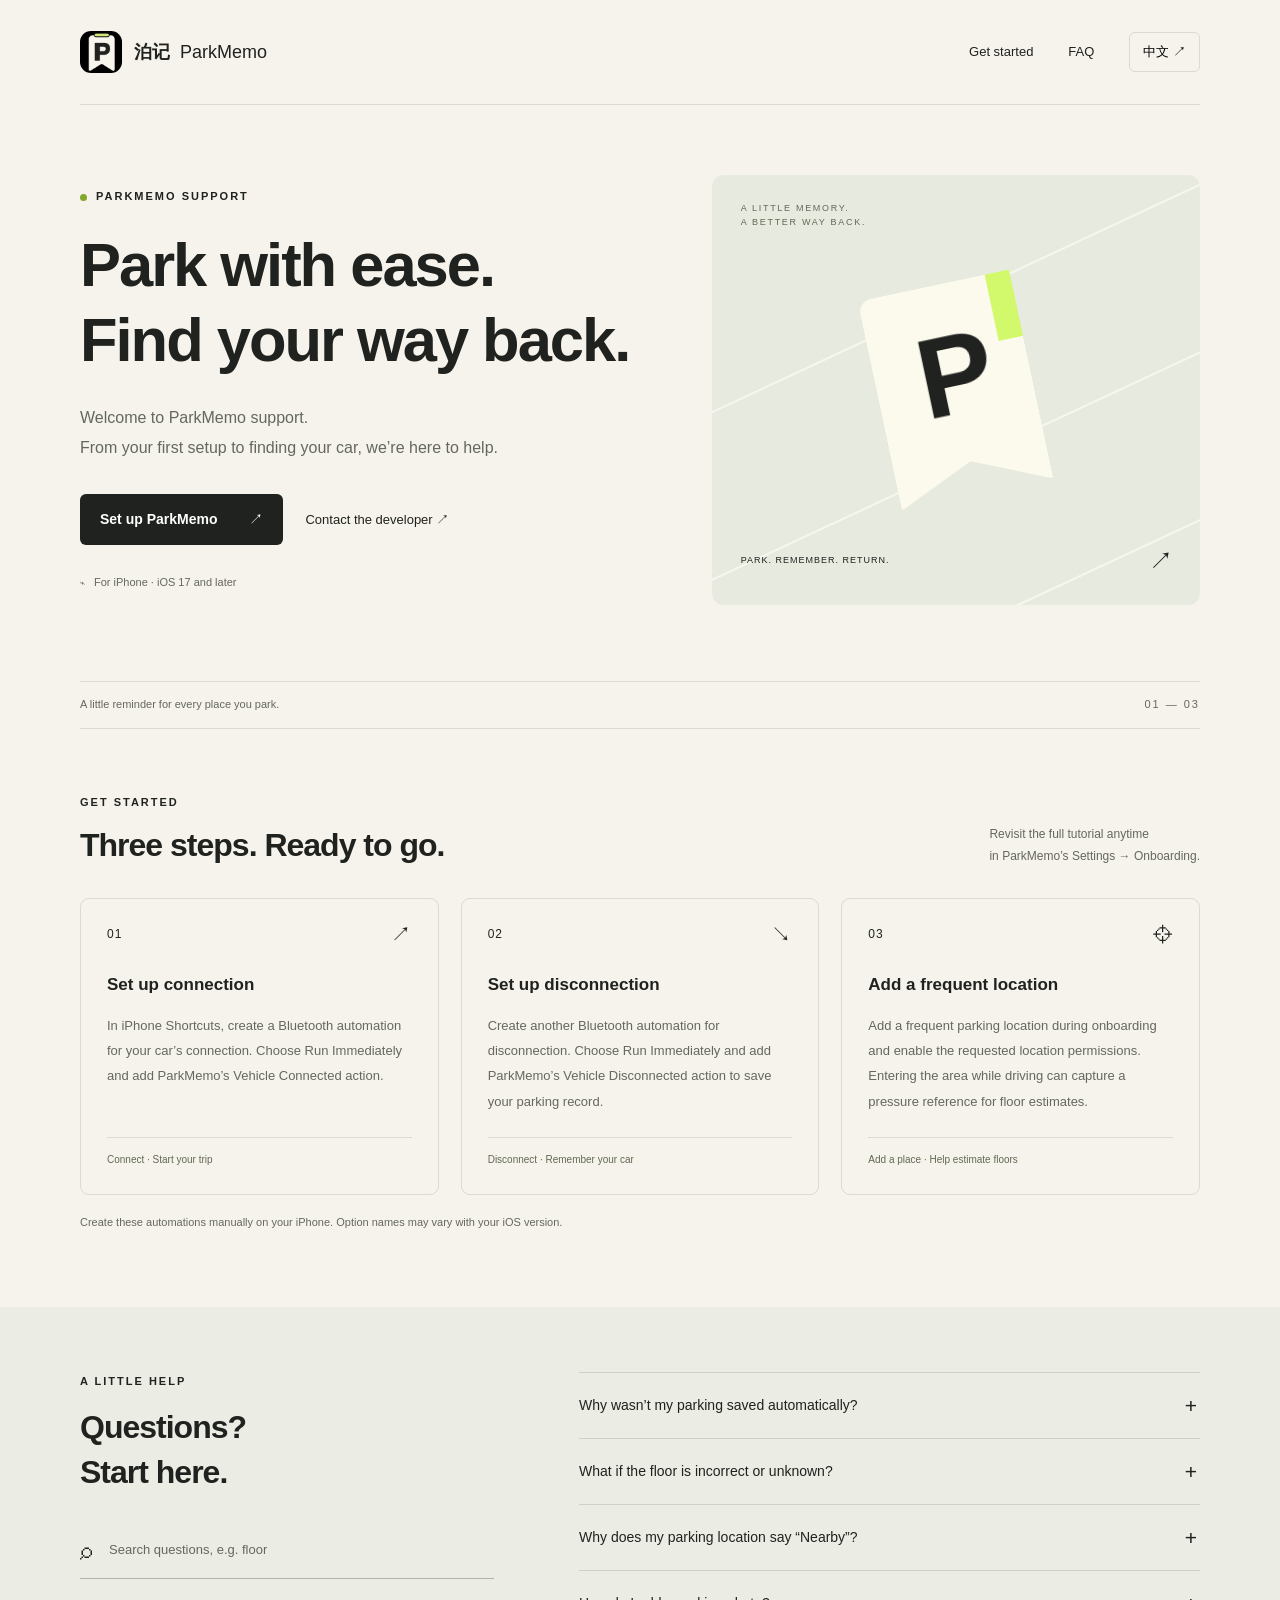
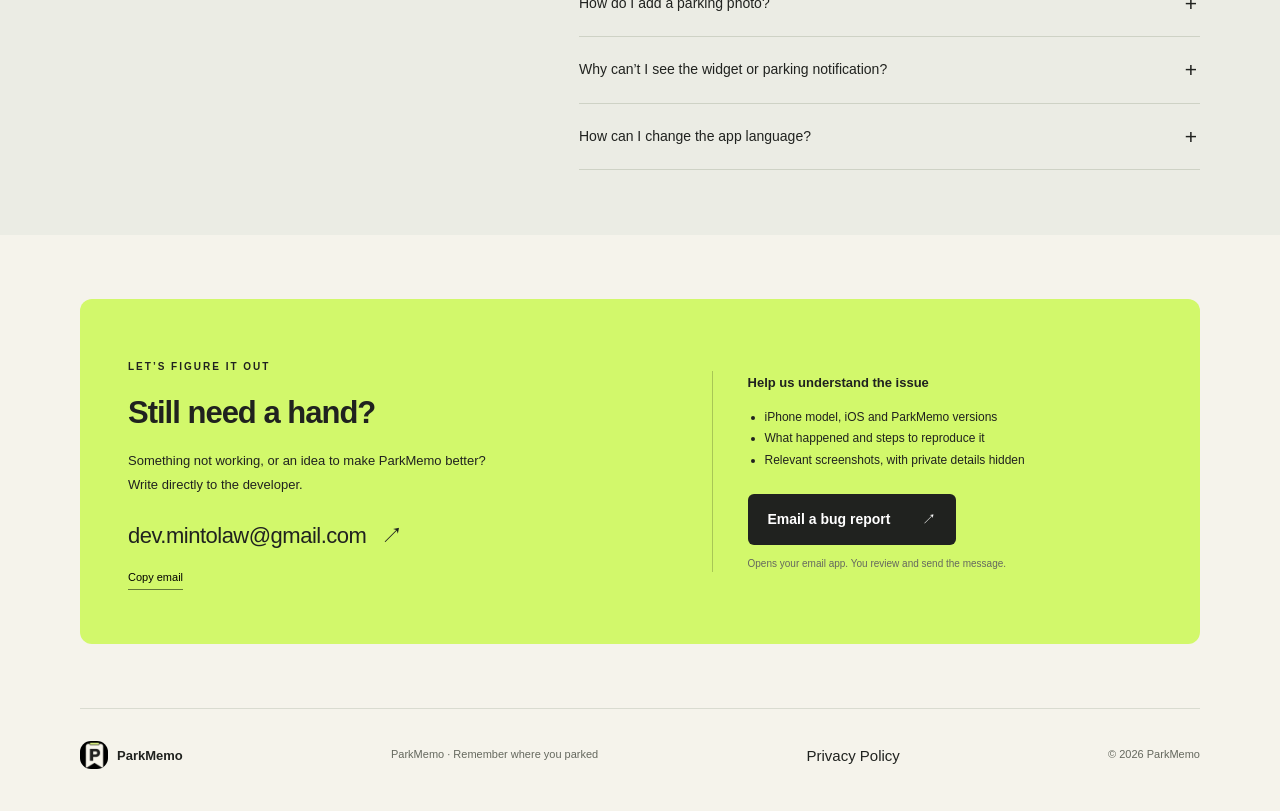
<file: index.html>
<!doctype html>
<html lang="zh-CN">
<head>
<meta charset="utf-8"><meta name="viewport" content="width=device-width, initial-scale=1">
<meta name="description" content="泊记 ParkMemo 技术支持：快速设置、自动停车记录、楼层识别、定位与小组件帮助。联系 dev.mintolaw@gmail.com。">
<meta name="theme-color" content="#f5f3eb"><title>泊记 ParkMemo · 技术支持</title>
<link rel="icon" type="image/png" href="assets/app-icon.png"><link rel="stylesheet" href="style.css"><script src="app.js?v=39a3a686b7f1" defer></script>
</head>
<body>
<a class="skip" href="#main" data-zh="跳至主要内容" data-en="Skip to content">跳至主要内容</a>
<header class="header wrap"><a href="#" class="brand" aria-label="ParkMemo"><img src="assets/app-icon.png" width="42" height="42" alt=""><span>泊记 <b>ParkMemo</b></span></a><nav aria-label="Main navigation"><a href="#guide" data-zh="开始使用" data-en="Get started">开始使用</a><a href="#faq" data-zh="常见问题" data-en="FAQ">常见问题</a><button id="language" type="button" aria-label="Switch to English">EN <span aria-hidden="true">↗</span></button></nav></header>
<main id="main">
<section class="hero wrap">
<div class="hero-copy"><p class="eyebrow"><span class="dot"></span> PARKMEMO SUPPORT</p><h1 data-zh="安心停好，<br>轻松找回。" data-en="Park with ease.<br>Find your way back.">安心停好，<br>轻松找回。</h1><p class="intro" data-zh="欢迎来到泊记支持中心。<br>从第一次设置，到每一次找车，我们在这里帮你。" data-en="Welcome to ParkMemo support.<br>From your first setup to finding your car, we’re here to help.">欢迎来到泊记支持中心。<br>从第一次设置，到每一次找车，我们在这里帮你。</p><a class="button dark" href="#guide"><span data-zh="开始设置泊记" data-en="Set up ParkMemo">开始设置泊记</span><span aria-hidden="true">↗</span></a><a class="text-link" href="#contact" data-zh="联系开发者 ↗" data-en="Contact the developer ↗">联系开发者 ↗</a><div class="hero-note"><span aria-hidden="true">⌁</span><span data-zh="适用于 iPhone · iOS 17 及以上" data-en="For iPhone · iOS 17 and later">适用于 iPhone · iOS 17 及以上</span></div></div>
<div class="hero-art" aria-hidden="true"><div class="art-label">A LITTLE MEMORY.<br>A BETTER WAY BACK.</div><div class="parking-lines"><i></i><i></i><i></i></div><div class="bookmark"><span>P</span><div class="bookmark-tab"></div></div><div class="art-bottom"><span>PARK. REMEMBER. RETURN.</span><span>↗</span></div></div>
</section>
<div class="section-divider wrap"><span data-zh="为你的每一次停车，留一个记号。" data-en="A little reminder for every place you park.">为你的每一次停车，留一个记号。</span><span>01 — 03</span></div>
<section id="guide" class="wrap section"><div class="section-head"><div><p class="eyebrow">GET STARTED</p><h2 data-zh="三步，准备出发。" data-en="Three steps. Ready to go.">三步，准备出发。</h2></div><p data-zh="可以随时在泊记「设置 → 进入引导」中<br>重新查看完整操作教程。" data-en="Revisit the full tutorial anytime<br>in ParkMemo’s Settings → Onboarding.">可以随时在泊记「设置 → 进入引导」中<br>重新查看完整操作教程。</p></div>
<div class="steps">
<article><span class="step-number">01 <span aria-hidden="true">↗</span></span><h3 data-zh="设置上车指令" data-en="Set up connection">设置上车指令</h3><p data-zh="打开 iPhone「快捷指令」的自动化，选择汽车蓝牙「已连接」，设为「立即运行」，添加泊记的「车辆已连接」动作。" data-en="In iPhone Shortcuts, create a Bluetooth automation for your car’s connection. Choose Run Immediately and add ParkMemo’s Vehicle Connected action.">打开 iPhone「快捷指令」的自动化，选择汽车蓝牙「已连接」，设为「立即运行」，添加泊记的「车辆已连接」动作。</p><span class="step-tag" data-zh="连接车辆 · 开始行程" data-en="Connect · Start your trip">连接车辆 · 开始行程</span></article>
<article><span class="step-number">02 <span aria-hidden="true">↘</span></span><h3 data-zh="设置下车指令" data-en="Set up disconnection">设置下车指令</h3><p data-zh="再创建一个汽车蓝牙「断开连接」自动化，选择「立即运行」，添加泊记的「车辆已断开」动作，以便下车时保存停车记录。" data-en="Create another Bluetooth automation for disconnection. Choose Run Immediately and add ParkMemo’s Vehicle Disconnected action to save your parking record.">再创建一个汽车蓝牙「断开连接」自动化，选择「立即运行」，添加泊记的「车辆已断开」动作，以便下车时保存停车记录。</p><span class="step-tag" data-zh="断开车辆 · 记住停车" data-en="Disconnect · Remember your car">断开车辆 · 记住停车</span></article>
<article><span class="step-number">03 <span aria-hidden="true">⌖</span></span><h3 data-zh="添加常用停车地点" data-en="Add a frequent location">添加常用停车地点</h3><p data-zh="在泊记引导中设置常用停车地点，并按提示开启定位权限。驶入设置的区域时，泊记可记录用于估算停车楼层的气压参考。" data-en="Add a frequent parking location during onboarding and enable the requested location permissions. Entering the area while driving can capture a pressure reference for floor estimates.">在泊记引导中设置常用停车地点，并按提示开启定位权限。驶入设置的区域时，泊记可记录用于估算停车楼层的气压参考。</p><span class="step-tag" data-zh="添加地点 · 辅助楼层识别" data-en="Add a place · Help estimate floors">添加地点 · 辅助楼层识别</span></article>
</div><p class="small-note" data-zh="蓝牙自动化需在你的 iPhone 上手动创建。系统版本不同，选项名称可能略有差异。" data-en="Create these automations manually on your iPhone. Option names may vary with your iOS version.">蓝牙自动化需在你的 iPhone 上手动创建。系统版本不同，选项名称可能略有差异。</p></section>
<section id="faq" class="faq-section"><div class="wrap faq-layout"><div class="faq-side"><p class="eyebrow">A LITTLE HELP</p><h2 data-zh="你的问题，<br>从这里找答案。" data-en="Questions?<br>Start here.">你的问题，<br>从这里找答案。</h2><label class="search-box"><span aria-hidden="true">⌕</span><input id="search" type="search" aria-label="搜索常见问题" placeholder="搜索问题，例如：楼层" autocomplete="off"></label><p id="search-status" class="small-note" role="status" aria-live="polite"></p></div>
<div class="faq-list">
<details><summary data-zh="为什么没有自动记录停车？" data-en="Why wasn’t my parking saved automatically?">为什么没有自动记录停车？</summary><p data-zh="请检查汽车蓝牙的连接、断开两条自动化，确认都选择了正确的泊记动作并设为「立即运行」。进入或离开停车区域本身不会保存停车，断开动作或手动保存才会记录。也请在 iPhone 设置中检查泊记的定位权限；必要时可先在 App 内手动记录。" data-en="Check both Bluetooth automations, their ParkMemo actions, and Run Immediately. Entering or leaving a parking area alone does not save a parking record; disconnection or manual saving does. Check ParkMemo’s location permissions in iPhone Settings. You can also save a record manually in the app.">请检查汽车蓝牙的连接、断开两条自动化，确认都选择了正确的泊记动作并设为「立即运行」。进入或离开停车区域本身不会保存停车，断开动作或手动保存才会记录。也请在 iPhone 设置中检查泊记的定位权限；必要时可先在 App 内手动记录。</p></details>
<details><summary data-zh="楼层不准确，或者显示未知，怎么办？" data-en="What if the floor is incorrect or unknown?">楼层不准确，或者显示未知，怎么办？</summary><p data-zh="楼层不准确或显示未知时，请及时手动修正为实际楼层。泊记会学习你的修正；随着你持续、及时地校准，楼层识别会越来越准确。" data-en="If the floor is incorrect or unknown, promptly change it to the actual floor. ParkMemo learns from your corrections. With consistent, timely corrections, floor recognition will become more accurate over time.">楼层不准确或显示未知时，请及时手动修正为实际楼层。泊记会学习你的修正；随着你持续、及时地校准，楼层识别会越来越准确。</p></details>
<details><summary data-zh="为什么停车位置显示「附近」？" data-en="Why does my parking location say “Nearby”?">为什么停车位置显示「附近」？</summary><p data-zh="这表示停车瞬间没有取得符合要求的新定位，泊记使用了同一次行程中最近的可信位置。该位置是近似参考；可以结合停车照片与楼层寻找车辆。如果没有可用定位，记录仍会保存，但无法启动导航。" data-en="A suitable new location was unavailable when you parked, so ParkMemo used a recent trusted location from the same drive. It is approximate; use your photo and floor as additional clues. Records can still be saved without a usable location, but navigation is unavailable.">这表示停车瞬间没有取得符合要求的新定位，泊记使用了同一次行程中最近的可信位置。该位置是近似参考；可以结合停车照片与楼层寻找车辆。如果没有可用定位，记录仍会保存，但无法启动导航。</p></details>
<details><summary data-zh="如何添加停车照片？" data-en="How do I add a parking photo?">如何添加停车照片？</summary><p data-zh="在已停车的首页或手动记录页面，通过相机或系统照片选择器添加照片。建议拍下车位编号、附近立柱或电梯入口。照片可以全屏查看或替换，历史记录也会显示对应缩略图。" data-en="Use the camera or system photo picker on the parked dashboard or manual-entry screen. Capture your space number, a nearby pillar, or the elevator entrance. Photos can be viewed full-screen or replaced, and appear as thumbnails in history.">在已停车的首页或手动记录页面，通过相机或系统照片选择器添加照片。建议拍下车位编号、附近立柱或电梯入口。照片可以全屏查看或替换，历史记录也会显示对应缩略图。</p></details>
<details><summary data-zh="小组件或停车通知没有显示？" data-en="Why can’t I see the widget or parking notification?">小组件或停车通知没有显示？</summary><p data-zh="请先打开泊记并保存一条停车记录，再从 iPhone 主屏幕添加泊记小组件。通知需要同时开启泊记设置中的开关和 iPhone 系统通知权限；自动停车保存成功后才会发送通知，手动记录或修改楼层不会重复通知。" data-en="Open ParkMemo and save a parking record, then add a ParkMemo widget from your iPhone Home Screen. Enable both ParkMemo’s notification setting and iPhone notification permission. Notifications are sent after a successful automatic parking save, not for manual saves or floor edits.">请先打开泊记并保存一条停车记录，再从 iPhone 主屏幕添加泊记小组件。通知需要同时开启泊记设置中的开关和 iPhone 系统通知权限；自动停车保存成功后才会发送通知，手动记录或修改楼层不会重复通知。</p></details>
<details><summary data-zh="如何切换 App 语言？" data-en="How can I change the app language?">如何切换 App 语言？</summary><p data-zh="泊记默认跟随 iPhone 的语言。也可从泊记「设置 → 语言」前往系统的 App 语言设置。支持简体中文、英语、日语、法语、意大利语、韩语、德语和西班牙语。" data-en="ParkMemo follows your iPhone language by default. Go to Settings → Language in ParkMemo to open the system app-language settings. Supported languages are Simplified Chinese, English, Japanese, French, Italian, Korean, German, and Spanish.">泊记默认跟随 iPhone 的语言。也可从泊记「设置 → 语言」前往系统的 App 语言设置。支持简体中文、英语、日语、法语、意大利语、韩语、德语和西班牙语。</p></details>
<p id="no-results" hidden data-zh="暂时没有匹配的答案。换个关键词，或直接联系开发者。" data-en="No matching answers. Try another keyword or contact the developer.">暂时没有匹配的答案。换个关键词，或直接联系开发者。</p>
</div></div></section>
<section id="contact" class="wrap section"><div class="contact-card"><div><p class="eyebrow">LET’S FIGURE IT OUT</p><h2 data-zh="还需要一点帮助？" data-en="Still need a hand?">还需要一点帮助？</h2><p data-zh="遇到了问题，或有一个让泊记更好的想法？<br>欢迎直接给开发者写信。" data-en="Something not working, or an idea to make ParkMemo better?<br>Write directly to the developer.">遇到了问题，或有一个让泊记更好的想法？<br>欢迎直接给开发者写信。</p><a class="email" href="mailto:dev.mintolaw@gmail.com">dev.mintolaw@gmail.com <span aria-hidden="true">↗</span></a><button id="copy-email" class="copy-button" type="button" data-zh="复制邮箱" data-en="Copy email">复制邮箱</button><p id="copy-status" class="small-note" role="status" aria-live="polite"></p></div><div class="contact-aside"><h3 data-zh="这些信息能帮助我们更快定位问题" data-en="Help us understand the issue">这些信息能帮助我们更快定位问题</h3><ul><li data-zh="iPhone 型号、iOS 与泊记版本" data-en="iPhone model, iOS and ParkMemo versions">iPhone 型号、iOS 与泊记版本</li><li data-zh="问题描述与重现步骤" data-en="What happened and steps to reproduce it">问题描述与重现步骤</li><li data-zh="相关截图（请遮盖私人信息）" data-en="Relevant screenshots, with private details hidden">相关截图（请遮盖私人信息）</li></ul><a id="report" class="button dark" href="mailto:dev.mintolaw@gmail.com?subject=ParkMemo%20Support"><span data-zh="邮件反馈问题" data-en="Email a bug report">邮件反馈问题</span><span aria-hidden="true">↗</span></a><p class="small-note" data-zh="将打开你的邮件 App，由你确认发送。" data-en="Opens your email app. You review and send the message.">将打开你的邮件 App，由你确认发送。</p></div></div></section>
</main><footer class="wrap footer"><a class="brand" href="#"><img src="assets/app-icon.png" width="28" height="28" alt=""><span>ParkMemo</span></a><p data-zh="泊记 · 为停车留个记号" data-en="ParkMemo · Remember where you parked">泊记 · 为停车留个记号</p><a id="privacy-link" href="privacy/" data-zh="隐私政策" data-en="Privacy Policy">隐私政策</a><span>© <span id="year">2026</span> ParkMemo</span></footer>
</body></html>
</file>
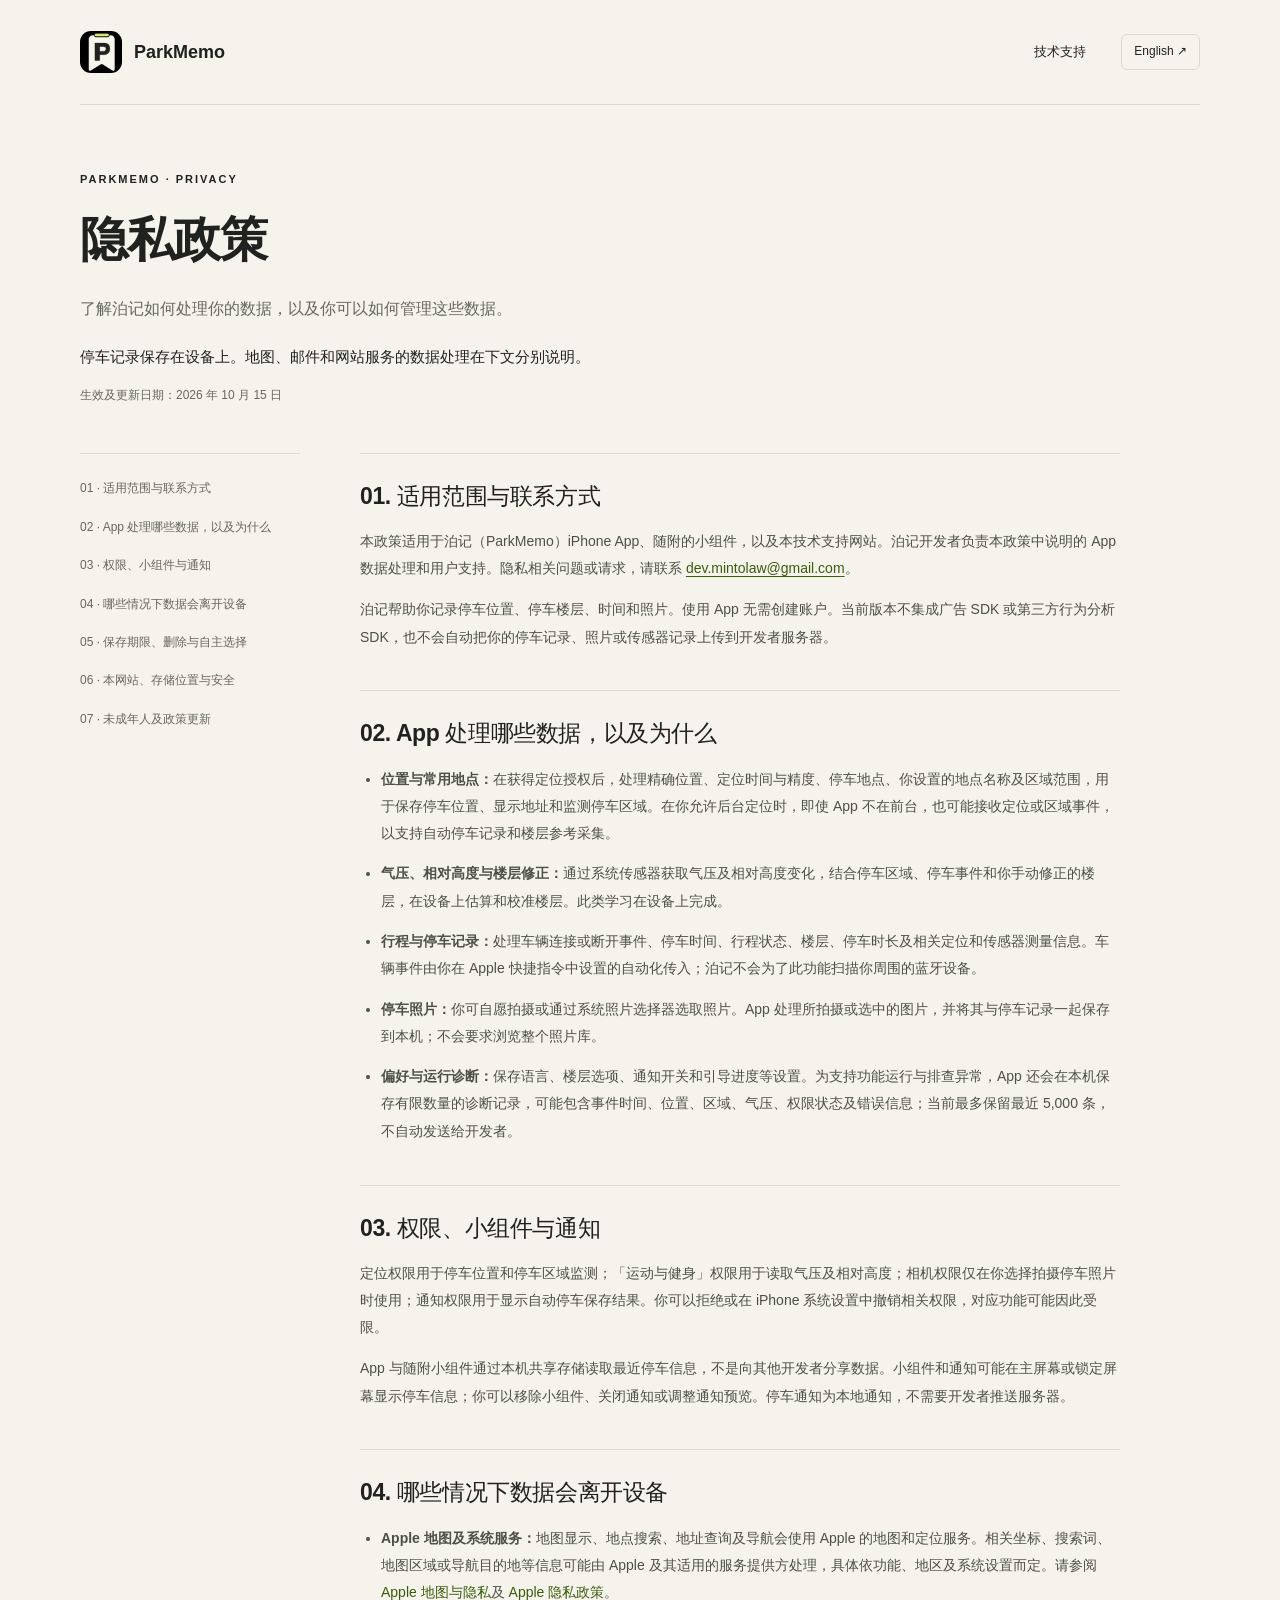
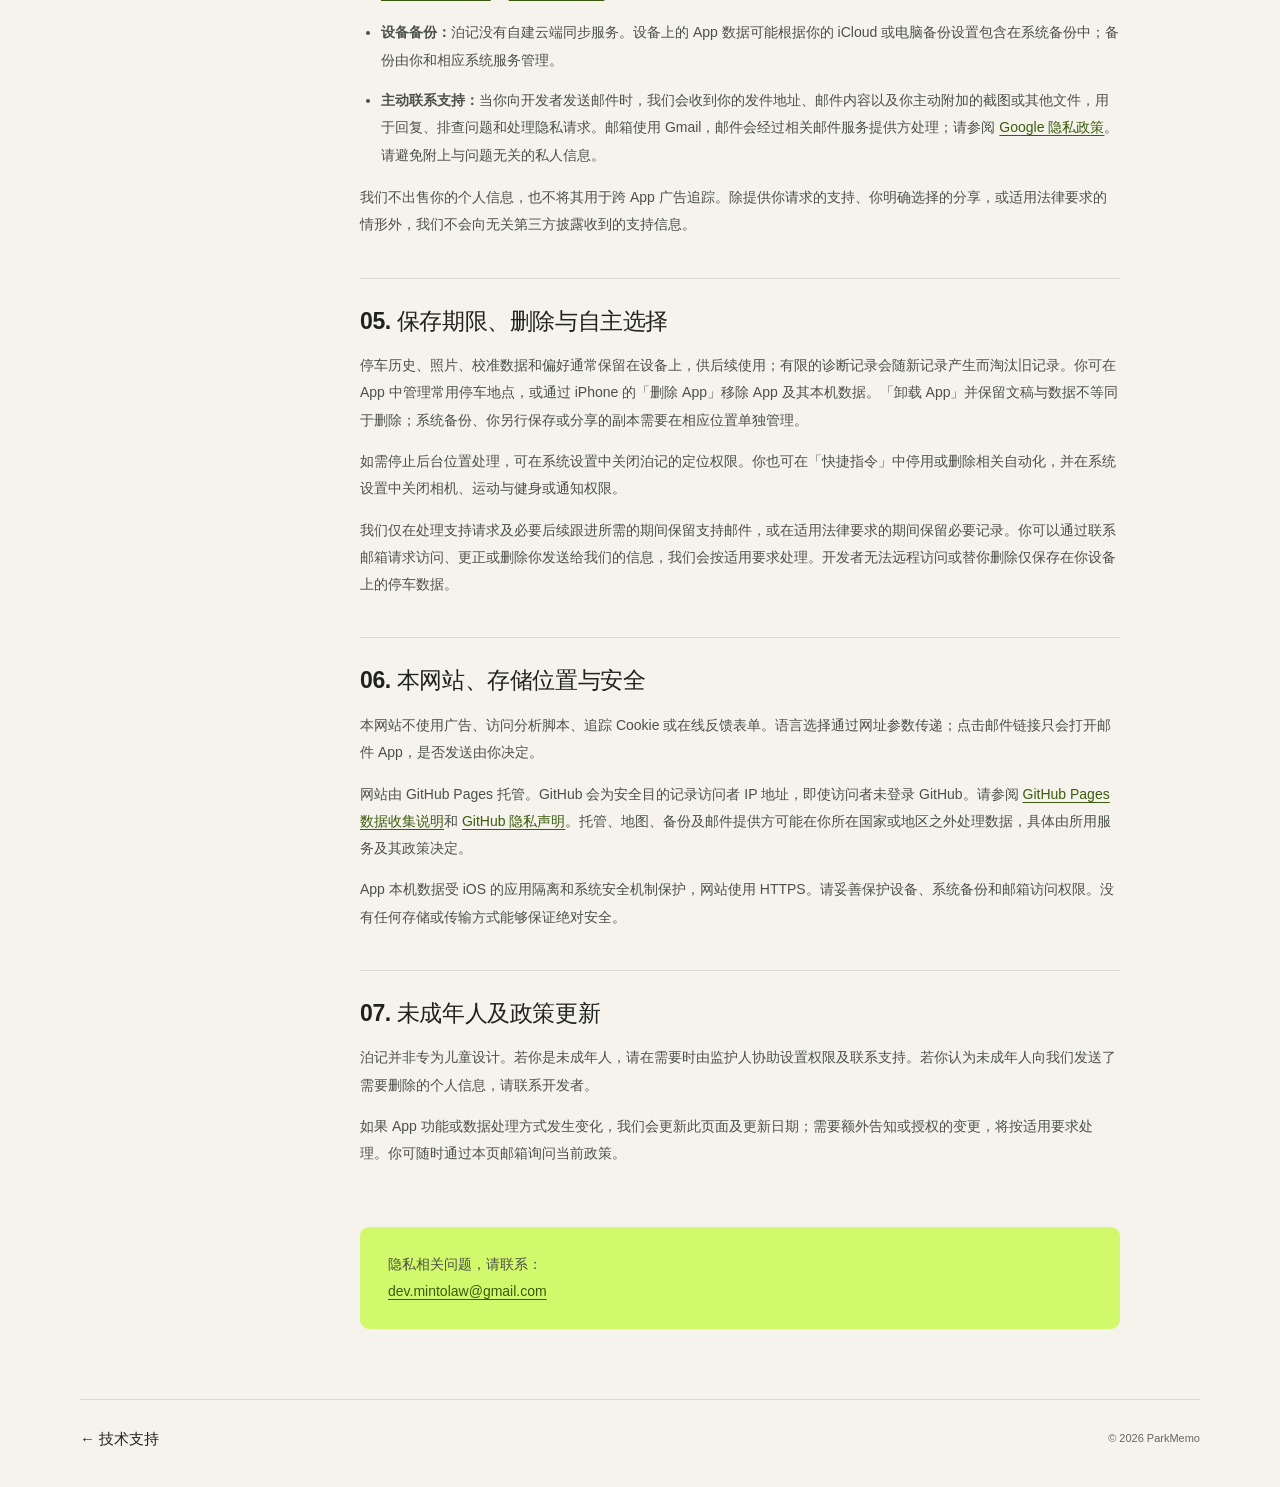
<file: privacy/index.html>
<!doctype html>
<html lang="zh-CN"><head><meta charset="utf-8"><meta name="viewport" content="width=device-width,initial-scale=1"><title>隐私政策 · ParkMemo</title><meta name="description" content="了解泊记如何处理你的数据，以及你可以如何管理这些数据。"><meta name="theme-color" content="#f5f3eb"><link rel="icon" href="../assets/app-icon.png"><link rel="stylesheet" href="../style.css"><link rel="stylesheet" href="../privacy/privacy.css"><link rel="alternate" hreflang="zh-Hans" href="https://mintoro.github.io/parkmemo-support/privacy/"><link rel="alternate" hreflang="en" href="https://mintoro.github.io/parkmemo-support/privacy/en/"></head>
<body><a class="skip" href="#main">跳至主要内容</a><header class="header wrap"><a class="brand" href="../?lang=zh"><img src="../assets/app-icon.png" width="42" height="42" alt=""><span>ParkMemo</span></a><nav aria-label="导航"><a href="../?lang=zh">技术支持</a><a class="language-link" href="en/" lang="en">English ↗</a></nav></header>
<main id="main" class="wrap"><div class="policy-heading"><p class="eyebrow">PARKMEMO · PRIVACY</p><h1>隐私政策</h1><p class="intro">了解泊记如何处理你的数据，以及你可以如何管理这些数据。</p><p>停车记录保存在设备上。地图、邮件和网站服务的数据处理在下文分别说明。</p><p class="policy-date">生效及更新日期：2026 年 10 月 15 日</p></div><div class="policy-layout"><nav class="policy-nav" aria-label="政策目录"><a href="#section-1">01 · 适用范围与联系方式</a><a href="#section-2">02 · App 处理哪些数据，以及为什么</a><a href="#section-3">03 · 权限、小组件与通知</a><a href="#section-4">04 · 哪些情况下数据会离开设备</a><a href="#section-5">05 · 保存期限、删除与自主选择</a><a href="#section-6">06 · 本网站、存储位置与安全</a><a href="#section-7">07 · 未成年人及政策更新</a></nav><article class="policy-content"><section id="section-1"><h2>01. 适用范围与联系方式</h2><p>本政策适用于泊记（ParkMemo）iPhone App、随附的小组件，以及本技术支持网站。泊记开发者负责本政策中说明的 App 数据处理和用户支持。隐私相关问题或请求，请联系 <a href="mailto:dev.mintolaw@gmail.com">dev.mintolaw@gmail.com</a>。</p><p>泊记帮助你记录停车位置、停车楼层、时间和照片。使用 App 无需创建账户。当前版本不集成广告 SDK 或第三方行为分析 SDK，也不会自动把你的停车记录、照片或传感器记录上传到开发者服务器。</p></section><section id="section-2"><h2>02. App 处理哪些数据，以及为什么</h2><ul><li><strong>位置与常用地点：</strong>在获得定位授权后，处理精确位置、定位时间与精度、停车地点、你设置的地点名称及区域范围，用于保存停车位置、显示地址和监测停车区域。在你允许后台定位时，即使 App 不在前台，也可能接收定位或区域事件，以支持自动停车记录和楼层参考采集。</li><li><strong>气压、相对高度与楼层修正：</strong>通过系统传感器获取气压及相对高度变化，结合停车区域、停车事件和你手动修正的楼层，在设备上估算和校准楼层。此类学习在设备上完成。</li><li><strong>行程与停车记录：</strong>处理车辆连接或断开事件、停车时间、行程状态、楼层、停车时长及相关定位和传感器测量信息。车辆事件由你在 Apple 快捷指令中设置的自动化传入；泊记不会为了此功能扫描你周围的蓝牙设备。</li><li><strong>停车照片：</strong>你可自愿拍摄或通过系统照片选择器选取照片。App 处理所拍摄或选中的图片，并将其与停车记录一起保存到本机；不会要求浏览整个照片库。</li><li><strong>偏好与运行诊断：</strong>保存语言、楼层选项、通知开关和引导进度等设置。为支持功能运行与排查异常，App 还会在本机保存有限数量的诊断记录，可能包含事件时间、位置、区域、气压、权限状态及错误信息；当前最多保留最近 5,000 条，不自动发送给开发者。</li></ul></section><section id="section-3"><h2>03. 权限、小组件与通知</h2><p>定位权限用于停车位置和停车区域监测；「运动与健身」权限用于读取气压及相对高度；相机权限仅在你选择拍摄停车照片时使用；通知权限用于显示自动停车保存结果。你可以拒绝或在 iPhone 系统设置中撤销相关权限，对应功能可能因此受限。</p><p>App 与随附小组件通过本机共享存储读取最近停车信息，不是向其他开发者分享数据。小组件和通知可能在主屏幕或锁定屏幕显示停车信息；你可以移除小组件、关闭通知或调整通知预览。停车通知为本地通知，不需要开发者推送服务器。</p></section><section id="section-4"><h2>04. 哪些情况下数据会离开设备</h2><ul><li><strong>Apple 地图及系统服务：</strong>地图显示、地点搜索、地址查询及导航会使用 Apple 的地图和定位服务。相关坐标、搜索词、地图区域或导航目的地等信息可能由 Apple 及其适用的服务提供方处理，具体依功能、地区及系统设置而定。请参阅 <a href="https://www.apple.com/legal/privacy/data/en/apple-maps/">Apple 地图与隐私</a>及 <a href="https://www.apple.com/legal/privacy/">Apple 隐私政策</a>。</li><li><strong>设备备份：</strong>泊记没有自建云端同步服务。设备上的 App 数据可能根据你的 iCloud 或电脑备份设置包含在系统备份中；备份由你和相应系统服务管理。</li><li><strong>主动联系支持：</strong>当你向开发者发送邮件时，我们会收到你的发件地址、邮件内容以及你主动附加的截图或其他文件，用于回复、排查问题和处理隐私请求。邮箱使用 Gmail，邮件会经过相关邮件服务提供方处理；请参阅 <a href="https://policies.google.com/privacy">Google 隐私政策</a>。请避免附上与问题无关的私人信息。</li></ul><p>我们不出售你的个人信息，也不将其用于跨 App 广告追踪。除提供你请求的支持、你明确选择的分享，或适用法律要求的情形外，我们不会向无关第三方披露收到的支持信息。</p></section><section id="section-5"><h2>05. 保存期限、删除与自主选择</h2><p>停车历史、照片、校准数据和偏好通常保留在设备上，供后续使用；有限的诊断记录会随新记录产生而淘汰旧记录。你可在 App 中管理常用停车地点，或通过 iPhone 的「删除 App」移除 App 及其本机数据。「卸载 App」并保留文稿与数据不等同于删除；系统备份、你另行保存或分享的副本需要在相应位置单独管理。</p><p>如需停止后台位置处理，可在系统设置中关闭泊记的定位权限。你也可在「快捷指令」中停用或删除相关自动化，并在系统设置中关闭相机、运动与健身或通知权限。</p><p>我们仅在处理支持请求及必要后续跟进所需的期间保留支持邮件，或在适用法律要求的期间保留必要记录。你可以通过联系邮箱请求访问、更正或删除你发送给我们的信息，我们会按适用要求处理。开发者无法远程访问或替你删除仅保存在你设备上的停车数据。</p></section><section id="section-6"><h2>06. 本网站、存储位置与安全</h2><p>本网站不使用广告、访问分析脚本、追踪 Cookie 或在线反馈表单。语言选择通过网址参数传递；点击邮件链接只会打开邮件 App，是否发送由你决定。</p><p>网站由 GitHub Pages 托管。GitHub 会为安全目的记录访问者 IP 地址，即使访问者未登录 GitHub。请参阅 <a href="https://docs.github.com/en/pages/getting-started-with-github-pages/what-is-github-pages#data-collection">GitHub Pages 数据收集说明</a>和 <a href="https://docs.github.com/en/site-policy/privacy-policies/github-general-privacy-statement">GitHub 隐私声明</a>。托管、地图、备份及邮件提供方可能在你所在国家或地区之外处理数据，具体由所用服务及其政策决定。</p><p>App 本机数据受 iOS 的应用隔离和系统安全机制保护，网站使用 HTTPS。请妥善保护设备、系统备份和邮箱访问权限。没有任何存储或传输方式能够保证绝对安全。</p></section><section id="section-7"><h2>07. 未成年人及政策更新</h2><p>泊记并非专为儿童设计。若你是未成年人，请在需要时由监护人协助设置权限及联系支持。若你认为未成年人向我们发送了需要删除的个人信息，请联系开发者。</p><p>如果 App 功能或数据处理方式发生变化，我们会更新此页面及更新日期；需要额外告知或授权的变更，将按适用要求处理。你可随时通过本页邮箱询问当前政策。</p></section><div class="policy-contact"><p>隐私相关问题，请联系：<br><a href="mailto:dev.mintolaw@gmail.com">dev.mintolaw@gmail.com</a></p></div></article></div></main><footer class="wrap footer"><a href="../?lang=zh">← 技术支持</a><span>© 2026 ParkMemo</span></footer></body></html>
</file>
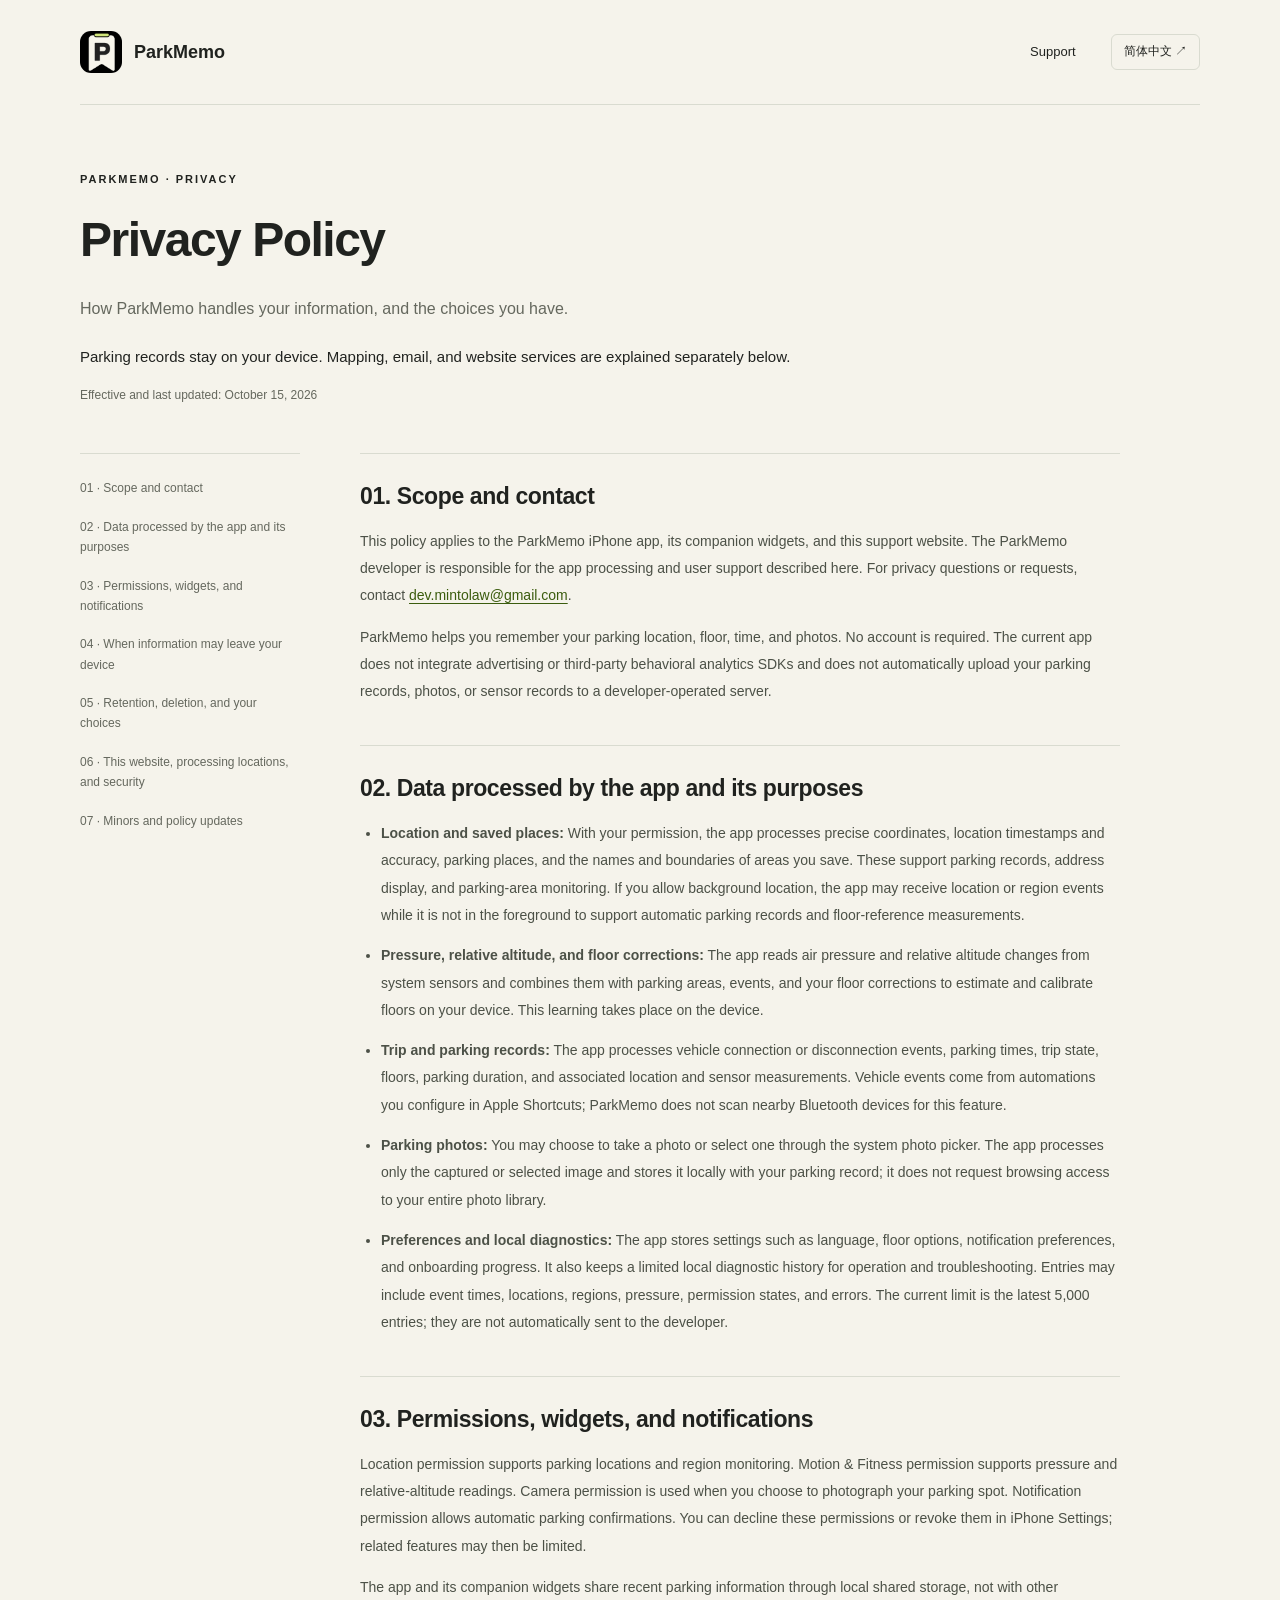
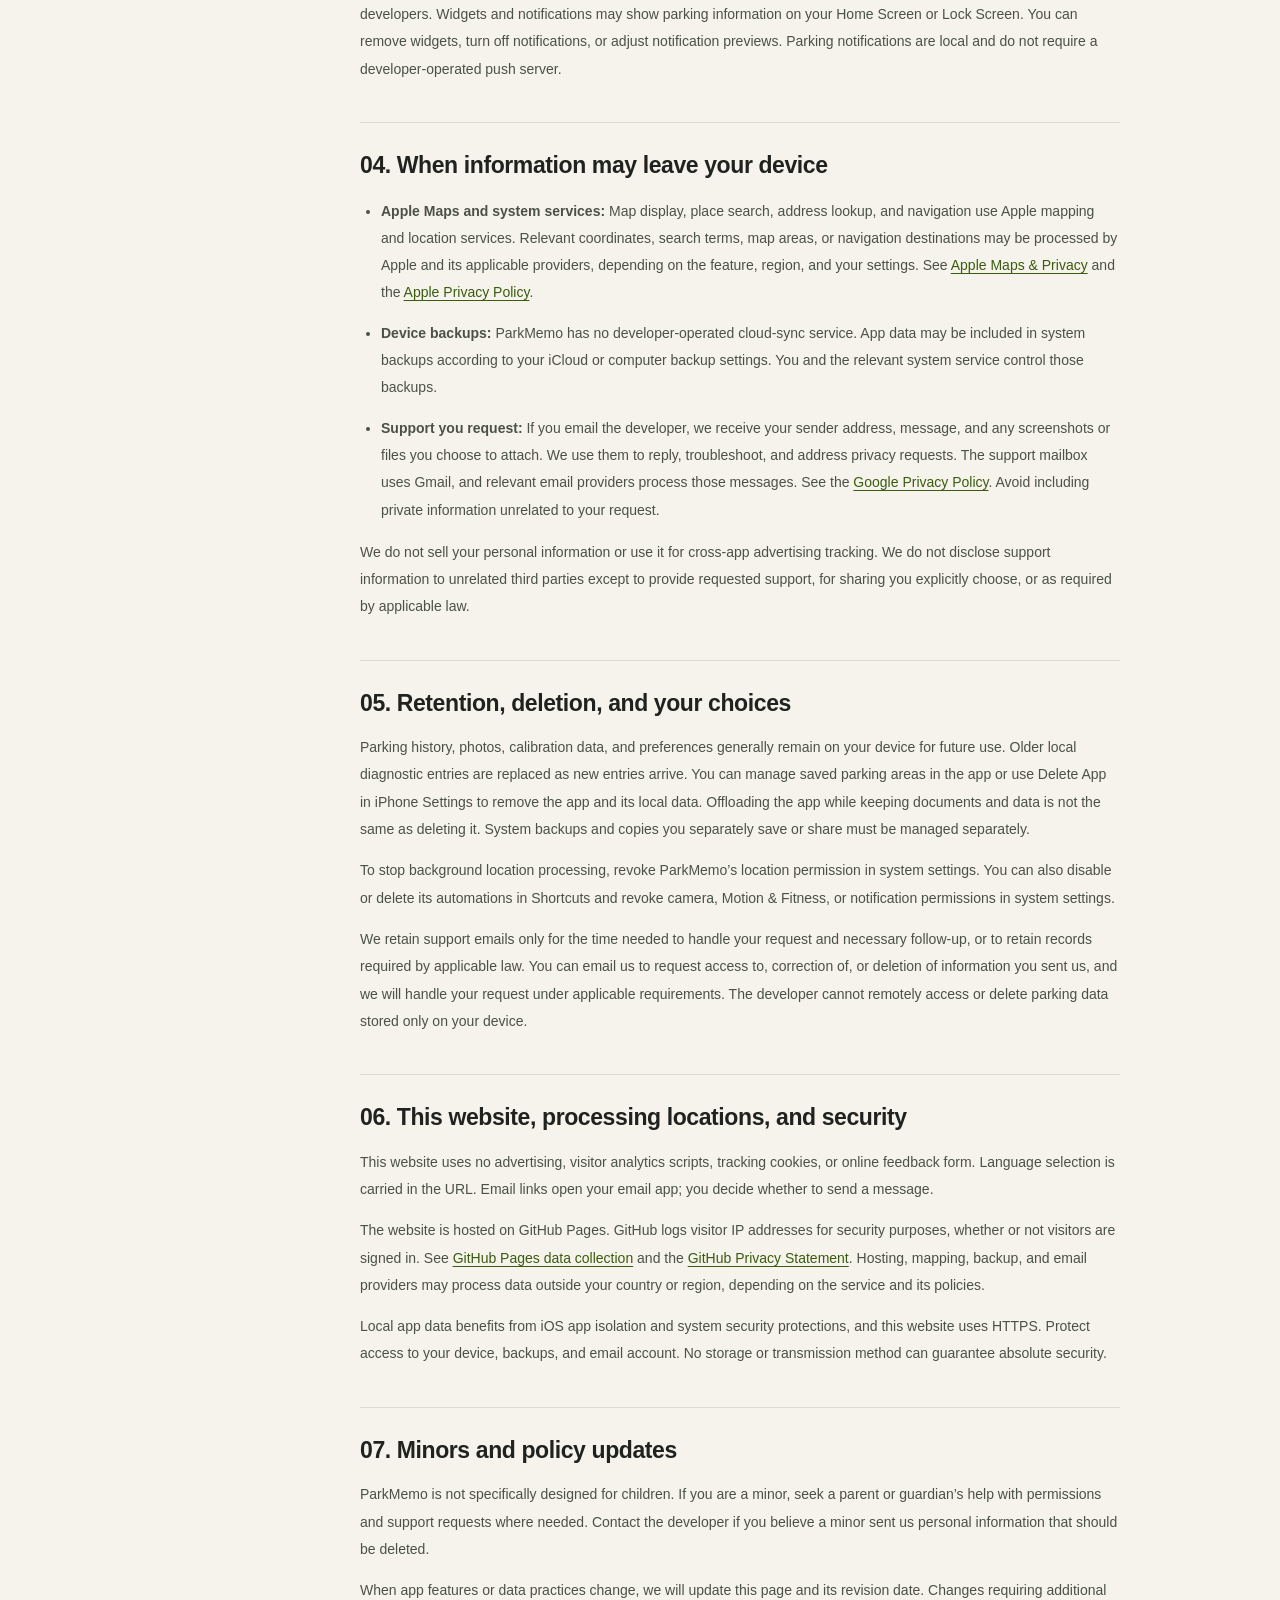
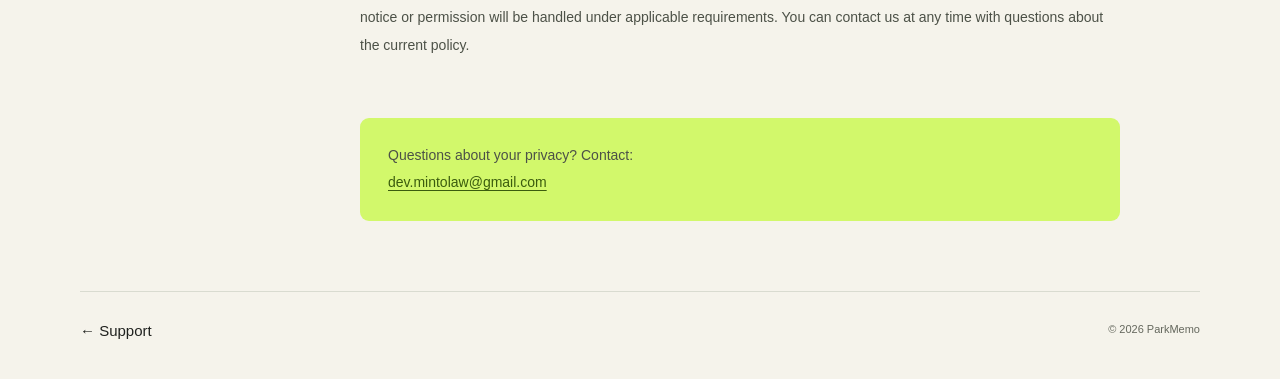
<file: privacy/en/index.html>
<!doctype html>
<html lang="en"><head><meta charset="utf-8"><meta name="viewport" content="width=device-width,initial-scale=1"><title>Privacy Policy · ParkMemo</title><meta name="description" content="How ParkMemo handles your information, and the choices you have."><meta name="theme-color" content="#f5f3eb"><link rel="icon" href="../../assets/app-icon.png"><link rel="stylesheet" href="../../style.css"><link rel="stylesheet" href="../../privacy/privacy.css"><link rel="alternate" hreflang="zh-Hans" href="https://mintoro.github.io/parkmemo-support/privacy/"><link rel="alternate" hreflang="en" href="https://mintoro.github.io/parkmemo-support/privacy/en/"></head>
<body><a class="skip" href="#main">Skip to content</a><header class="header wrap"><a class="brand" href="../../?lang=en"><img src="../../assets/app-icon.png" width="42" height="42" alt=""><span>ParkMemo</span></a><nav aria-label="Navigation"><a href="../../?lang=en">Support</a><a class="language-link" href="../" lang="zh-CN">简体中文 ↗</a></nav></header>
<main id="main" class="wrap"><div class="policy-heading"><p class="eyebrow">PARKMEMO · PRIVACY</p><h1>Privacy Policy</h1><p class="intro">How ParkMemo handles your information, and the choices you have.</p><p>Parking records stay on your device. Mapping, email, and website services are explained separately below.</p><p class="policy-date">Effective and last updated: October 15, 2026</p></div><div class="policy-layout"><nav class="policy-nav" aria-label="Policy contents"><a href="#section-1">01 · Scope and contact</a><a href="#section-2">02 · Data processed by the app and its purposes</a><a href="#section-3">03 · Permissions, widgets, and notifications</a><a href="#section-4">04 · When information may leave your device</a><a href="#section-5">05 · Retention, deletion, and your choices</a><a href="#section-6">06 · This website, processing locations, and security</a><a href="#section-7">07 · Minors and policy updates</a></nav><article class="policy-content"><section id="section-1"><h2>01. Scope and contact</h2><p>This policy applies to the ParkMemo iPhone app, its companion widgets, and this support website. The ParkMemo developer is responsible for the app processing and user support described here. For privacy questions or requests, contact <a href="mailto:dev.mintolaw@gmail.com">dev.mintolaw@gmail.com</a>.</p><p>ParkMemo helps you remember your parking location, floor, time, and photos. No account is required. The current app does not integrate advertising or third-party behavioral analytics SDKs and does not automatically upload your parking records, photos, or sensor records to a developer-operated server.</p></section><section id="section-2"><h2>02. Data processed by the app and its purposes</h2><ul><li><strong>Location and saved places:</strong> With your permission, the app processes precise coordinates, location timestamps and accuracy, parking places, and the names and boundaries of areas you save. These support parking records, address display, and parking-area monitoring. If you allow background location, the app may receive location or region events while it is not in the foreground to support automatic parking records and floor-reference measurements.</li><li><strong>Pressure, relative altitude, and floor corrections:</strong> The app reads air pressure and relative altitude changes from system sensors and combines them with parking areas, events, and your floor corrections to estimate and calibrate floors on your device. This learning takes place on the device.</li><li><strong>Trip and parking records:</strong> The app processes vehicle connection or disconnection events, parking times, trip state, floors, parking duration, and associated location and sensor measurements. Vehicle events come from automations you configure in Apple Shortcuts; ParkMemo does not scan nearby Bluetooth devices for this feature.</li><li><strong>Parking photos:</strong> You may choose to take a photo or select one through the system photo picker. The app processes only the captured or selected image and stores it locally with your parking record; it does not request browsing access to your entire photo library.</li><li><strong>Preferences and local diagnostics:</strong> The app stores settings such as language, floor options, notification preferences, and onboarding progress. It also keeps a limited local diagnostic history for operation and troubleshooting. Entries may include event times, locations, regions, pressure, permission states, and errors. The current limit is the latest 5,000 entries; they are not automatically sent to the developer.</li></ul></section><section id="section-3"><h2>03. Permissions, widgets, and notifications</h2><p>Location permission supports parking locations and region monitoring. Motion &amp; Fitness permission supports pressure and relative-altitude readings. Camera permission is used when you choose to photograph your parking spot. Notification permission allows automatic parking confirmations. You can decline these permissions or revoke them in iPhone Settings; related features may then be limited.</p><p>The app and its companion widgets share recent parking information through local shared storage, not with other developers. Widgets and notifications may show parking information on your Home Screen or Lock Screen. You can remove widgets, turn off notifications, or adjust notification previews. Parking notifications are local and do not require a developer-operated push server.</p></section><section id="section-4"><h2>04. When information may leave your device</h2><ul><li><strong>Apple Maps and system services:</strong> Map display, place search, address lookup, and navigation use Apple mapping and location services. Relevant coordinates, search terms, map areas, or navigation destinations may be processed by Apple and its applicable providers, depending on the feature, region, and your settings. See <a href="https://www.apple.com/legal/privacy/data/en/apple-maps/">Apple Maps &amp; Privacy</a> and the <a href="https://www.apple.com/legal/privacy/">Apple Privacy Policy</a>.</li><li><strong>Device backups:</strong> ParkMemo has no developer-operated cloud-sync service. App data may be included in system backups according to your iCloud or computer backup settings. You and the relevant system service control those backups.</li><li><strong>Support you request:</strong> If you email the developer, we receive your sender address, message, and any screenshots or files you choose to attach. We use them to reply, troubleshoot, and address privacy requests. The support mailbox uses Gmail, and relevant email providers process those messages. See the <a href="https://policies.google.com/privacy">Google Privacy Policy</a>. Avoid including private information unrelated to your request.</li></ul><p>We do not sell your personal information or use it for cross-app advertising tracking. We do not disclose support information to unrelated third parties except to provide requested support, for sharing you explicitly choose, or as required by applicable law.</p></section><section id="section-5"><h2>05. Retention, deletion, and your choices</h2><p>Parking history, photos, calibration data, and preferences generally remain on your device for future use. Older local diagnostic entries are replaced as new entries arrive. You can manage saved parking areas in the app or use Delete App in iPhone Settings to remove the app and its local data. Offloading the app while keeping documents and data is not the same as deleting it. System backups and copies you separately save or share must be managed separately.</p><p>To stop background location processing, revoke ParkMemo’s location permission in system settings. You can also disable or delete its automations in Shortcuts and revoke camera, Motion &amp; Fitness, or notification permissions in system settings.</p><p>We retain support emails only for the time needed to handle your request and necessary follow-up, or to retain records required by applicable law. You can email us to request access to, correction of, or deletion of information you sent us, and we will handle your request under applicable requirements. The developer cannot remotely access or delete parking data stored only on your device.</p></section><section id="section-6"><h2>06. This website, processing locations, and security</h2><p>This website uses no advertising, visitor analytics scripts, tracking cookies, or online feedback form. Language selection is carried in the URL. Email links open your email app; you decide whether to send a message.</p><p>The website is hosted on GitHub Pages. GitHub logs visitor IP addresses for security purposes, whether or not visitors are signed in. See <a href="https://docs.github.com/en/pages/getting-started-with-github-pages/what-is-github-pages#data-collection">GitHub Pages data collection</a> and the <a href="https://docs.github.com/en/site-policy/privacy-policies/github-general-privacy-statement">GitHub Privacy Statement</a>. Hosting, mapping, backup, and email providers may process data outside your country or region, depending on the service and its policies.</p><p>Local app data benefits from iOS app isolation and system security protections, and this website uses HTTPS. Protect access to your device, backups, and email account. No storage or transmission method can guarantee absolute security.</p></section><section id="section-7"><h2>07. Minors and policy updates</h2><p>ParkMemo is not specifically designed for children. If you are a minor, seek a parent or guardian’s help with permissions and support requests where needed. Contact the developer if you believe a minor sent us personal information that should be deleted.</p><p>When app features or data practices change, we will update this page and its revision date. Changes requiring additional notice or permission will be handled under applicable requirements. You can contact us at any time with questions about the current policy.</p></section><div class="policy-contact"><p>Questions about your privacy? Contact:<br><a href="mailto:dev.mintolaw@gmail.com">dev.mintolaw@gmail.com</a></p></div></article></div></main><footer class="wrap footer"><a href="../../?lang=en">← Support</a><span>© 2026 ParkMemo</span></footer></body></html>
</file>
<file: style.css>
:root{--paper:#f5f3eb;--ink:#20221f;--muted:#65685e;--line:#d9dbd0;--lime:#d2f86b}*{box-sizing:border-box}html{scroll-behavior:smooth;scroll-padding-top:28px}body{margin:0;background:var(--paper);color:var(--ink);font:15px/1.8 -apple-system,BlinkMacSystemFont,"Segoe UI","PingFang SC","Microsoft YaHei",sans-serif}a{color:inherit;text-decoration:none}button,input{font:inherit}button,a,input,summary{-webkit-tap-highlight-color:transparent}a,button,summary{touch-action:manipulation}button{cursor:pointer}a:focus-visible,button:focus-visible,input:focus-visible,summary:focus-visible{outline:3px solid #557b13;outline-offset:5px}.wrap{width:min(1120px,calc(100% - 80px));margin-inline:auto}.header{height:105px;display:flex;justify-content:space-between;align-items:center;border-bottom:1px solid var(--line)}.brand{display:flex;align-items:center;gap:12px;font-weight:650;font-size:18px}.brand img{border-radius:11px}.brand b{font-weight:450;margin-left:5px}nav{display:flex;align-items:center;gap:35px;font-size:13px}nav a:hover,.text-link:hover{text-decoration:underline;text-underline-offset:5px}#language{background:transparent;border:1px solid var(--line);padding:7px 13px;border-radius:6px}.hero{display:grid;grid-template-columns:1.15fr 1fr;gap:70px;padding-block:70px 76px;align-items:center}.eyebrow{font-size:11px;letter-spacing:2px;font-weight:650;margin:0 0 21px;display:flex;gap:9px;align-items:center}.dot{width:7px;height:7px;background:#81a82d;border-radius:50%}h1{font-size:clamp(42px,4.8vw,64px);line-height:1.22;letter-spacing:-2px;font-weight:600;margin:0 0 25px}.intro{color:var(--muted);font-size:16px;line-height:1.9;margin-bottom:30px}.button{display:inline-flex;align-items:center;justify-content:space-between;gap:32px;padding:13px 20px;border-radius:6px;font-size:14px;font-weight:550;transition:background .15s,transform .15s}.button:hover{transform:translateY(-2px);background:#3f4536}.dark{background:var(--ink);color:white}.text-link{font-size:13px;margin-left:22px}.hero-note{display:flex;gap:8px;font-size:11px;color:var(--muted);margin-top:28px}.hero-art{height:430px;border-radius:12px;background:#e7eadf;position:relative;overflow:hidden;display:grid;place-items:center}.art-label{position:absolute;top:27px;left:29px;font-size:9px;line-height:1.5;letter-spacing:1.7px;color:#606955}.parking-lines{position:absolute;inset:100px -120px -50px;transform:rotate(-25deg)}.parking-lines i{position:absolute;left:0;right:0;border-top:2px solid #f6f8ee;top:10%}.parking-lines i:nth-child(2){top:50%}.parking-lines i:nth-child(3){top:90%}.bookmark{position:relative;width:155px;height:214px;background:#fcf9ed;transform:rotate(-12deg);border-radius:14px 14px 2px 2px;filter:drop-shadow(16px 20px 15px #626c4c25);clip-path:polygon(0 0,100% 0,100% 100%,50% 84%,0 100%);display:flex;justify-content:center;align-items:flex-start;padding-top:18px}.bookmark>span{font-size:113px;line-height:1.3;font-weight:750;letter-spacing:-7px}.bookmark-tab{position:absolute;right:0;top:0;width:25px;height:68px;background:var(--lime)}.art-bottom{position:absolute;bottom:23px;left:29px;right:26px;display:flex;justify-content:space-between;align-items:center;font-size:9px;letter-spacing:1px}.art-bottom>span:last-child{font-size:24px}.section-divider{display:flex;justify-content:space-between;border-block:1px solid var(--line);padding-block:13px;font-size:11px;color:var(--muted)}.section-divider>span:last-child{letter-spacing:2px}.section{padding-block:64px}.section-head{display:flex;justify-content:space-between;align-items:flex-end;gap:20px;margin-bottom:31px}h2{font-size:32px;font-weight:560;line-height:1.4;letter-spacing:-1px;margin:0}.section-head .eyebrow{margin-bottom:10px}.section-head>p{color:var(--muted);font-size:12px;margin:0}.steps{display:grid;grid-template-columns:repeat(3,1fr);gap:22px}.steps article{border:1px solid var(--line);border-radius:9px;padding:25px 26px;display:flex;flex-direction:column}.step-number{font-size:12px;letter-spacing:1px;display:flex;justify-content:space-between;margin-bottom:24px}.step-number>span{font-size:20px;line-height:1}h3{font-size:17px;font-weight:600;margin:0 0 12px}.steps p{color:var(--muted);font-size:13px;line-height:1.95;margin:0 0 23px}.step-tag{font-size:10px;border-top:1px solid var(--line);padding-top:13px;margin-top:auto;color:#626955}.small-note{font-size:11px;color:var(--muted);line-height:1.7}.section>.small-note{margin-top:18px}.faq-section{background:#ebece4;padding:65px 0}.faq-layout{display:grid;grid-template-columns:.8fr 1.2fr;gap:85px}.faq-side .eyebrow{margin-bottom:14px}.search-box{display:flex;gap:10px;align-items:center;border-bottom:1px solid #afb5a5;padding:10px 0;margin-top:26px}.search-box>span{font-size:24px;line-height:1}.search-box input{width:100%;min-width:0;border:0;background:transparent;font-size:13px;color:var(--ink);padding:7px}.search-box input::placeholder{color:var(--muted)}.faq-list details{border-bottom:1px solid #ced2c5}.faq-list details:first-child{border-top:1px solid #ced2c5}summary{padding:20px 30px 20px 0;cursor:pointer;font-size:14px;list-style:none;position:relative;font-weight:500}summary::-webkit-details-marker{display:none}summary:after{content:'+';position:absolute;right:3px;font-size:21px;font-weight:350;top:14px}details[open] summary:after{content:'−'}details>p{font-size:13px;color:var(--muted);margin:0;padding:0 28px 22px 0;line-height:1.95}.contact-card{background:var(--lime);border-radius:12px;padding:44px 48px;display:grid;grid-template-columns:1.2fr 1fr;gap:55px}.contact-card .eyebrow{font-size:10px;margin-bottom:15px}.contact-card h2{font-size:31px}.contact-card p{font-size:13px;margin-block:15px 20px}.email{font-size:clamp(16px,1.8vw,22px);letter-spacing:-.5px;display:block;font-weight:500;overflow-wrap:anywhere}.email>span{margin-left:9px}.copy-button{border:0;border-bottom:1px solid #627934;padding:2px 0;background:transparent;font-size:11px;margin-top:10px}.contact-aside{padding-left:35px;border-left:1px solid #a8c755;align-self:center}.contact-aside h3{font-size:13px}.contact-aside ul{padding-left:17px;margin-bottom:22px;font-size:12px}.contact-aside .small-note,.contact-card #copy-status{font-size:10px;margin:10px 0 0}.footer{border-top:1px solid var(--line);padding:25px 0 35px;display:flex;align-items:center;justify-content:space-between;gap:20px}.footer .brand{font-size:13px;gap:9px}.footer p,.footer>span{font-size:11px;color:var(--muted)}.skip{position:absolute;top:-100px;left:20px;padding:10px;background:var(--lime);z-index:10}.skip:focus{top:10px}[hidden]{display:none!important}
@media(min-width:1400px){.hero{padding-block:85px}}@media(max-width:850px){.wrap{width:calc(100% - 44px)}.hero{gap:30px}.hero-art{height:370px}.text-link{display:block;margin:16px 0 0}.steps{gap:12px}.steps article{padding:20px}.faq-layout{gap:40px}.contact-card{padding:32px;gap:30px}.contact-aside{padding-left:25px}}@media(max-width:600px){.header{height:80px}.brand{font-size:16px;gap:8px}.brand b{display:none}.brand img{width:35px;height:35px}nav{gap:17px;font-size:11px}#language{padding:5px 9px}.hero{grid-template-columns:1fr;padding-block:42px;gap:30px}.hero-copy h1{font-size:46px;letter-spacing:-1.5px}.intro{font-size:14px}.text-link{display:inline-block;margin:0 0 0 18px}.hero-art{height:290px}.bookmark{transform:rotate(-12deg) scale(.85)}.art-label{font-size:8px}.hero-note{margin-top:20px}.section-divider{font-size:10px}.section{padding-block:42px}.section-head{display:block}.section-head>p{margin-top:14px}h2{font-size:28px}.steps{grid-template-columns:1fr;gap:14px}.steps article{padding:24px}.step-number{margin-bottom:15px}.steps p{font-size:14px;margin-bottom:18px}.faq-section{padding-block:42px}.faq-layout{grid-template-columns:1fr;gap:20px}.faq-side h2 br{display:none}.search-box{margin-top:16px}.contact-card{grid-template-columns:1fr;padding:28px 24px;gap:28px}.contact-card h2{font-size:27px}.contact-aside{border-left:0;border-top:1px solid #a8c755;padding:25px 0 0}.email{font-size:20px}.footer{flex-wrap:wrap;gap:12px}.footer p{display:none}.eyebrow{font-size:10px}}@media(prefers-reduced-motion:reduce){html{scroll-behavior:auto}*,*:before,*:after{transition:none!important}}
</file>
<file: privacy/privacy.css>
body{font-size:15px}.policy-heading{padding:65px 0 35px;max-width:780px}.policy-heading h1{font-size:48px;letter-spacing:-1.5px}.policy-heading .intro{margin-bottom:18px}.policy-date{font-size:12px;color:var(--muted)}.policy-layout{display:grid;grid-template-columns:220px minmax(0,1fr);gap:60px;padding-bottom:70px}.policy-nav{display:block;position:sticky;top:28px;align-self:start;border-top:1px solid var(--line);padding-top:15px}.policy-nav a{display:block;font-size:12px;line-height:1.7;padding:9px 0;color:var(--muted)}.policy-content{max-width:760px}.policy-content section{padding:25px 0;border-top:1px solid var(--line)}.policy-content h2{font-size:23px;letter-spacing:-.4px;line-height:1.5}.policy-content p,.policy-content li{line-height:1.95;color:#4c5147;font-size:14px}.policy-content ul{padding-left:21px}.policy-content li{margin:13px 0}.policy-content a,.policy-contact a{color:#3b5c0e;text-decoration:underline;text-underline-offset:3px;overflow-wrap:anywhere}.policy-contact{background:var(--lime);padding:24px 28px;border-radius:9px;margin-top:20px}.policy-contact p{margin:0}.language-link{border:1px solid var(--line);padding:6px 12px;border-radius:6px;font-size:12px}.policy-nav a:hover{color:var(--ink)}@media(max-width:700px){.policy-layout{display:block}.policy-nav{position:static;margin-bottom:20px;display:grid;grid-template-columns:1fr 1fr;gap:0 20px}.policy-heading{padding-top:40px}.policy-heading h1{font-size:38px}.policy-content h2{font-size:21px}.policy-heading .intro{font-size:15px}}
</file>
